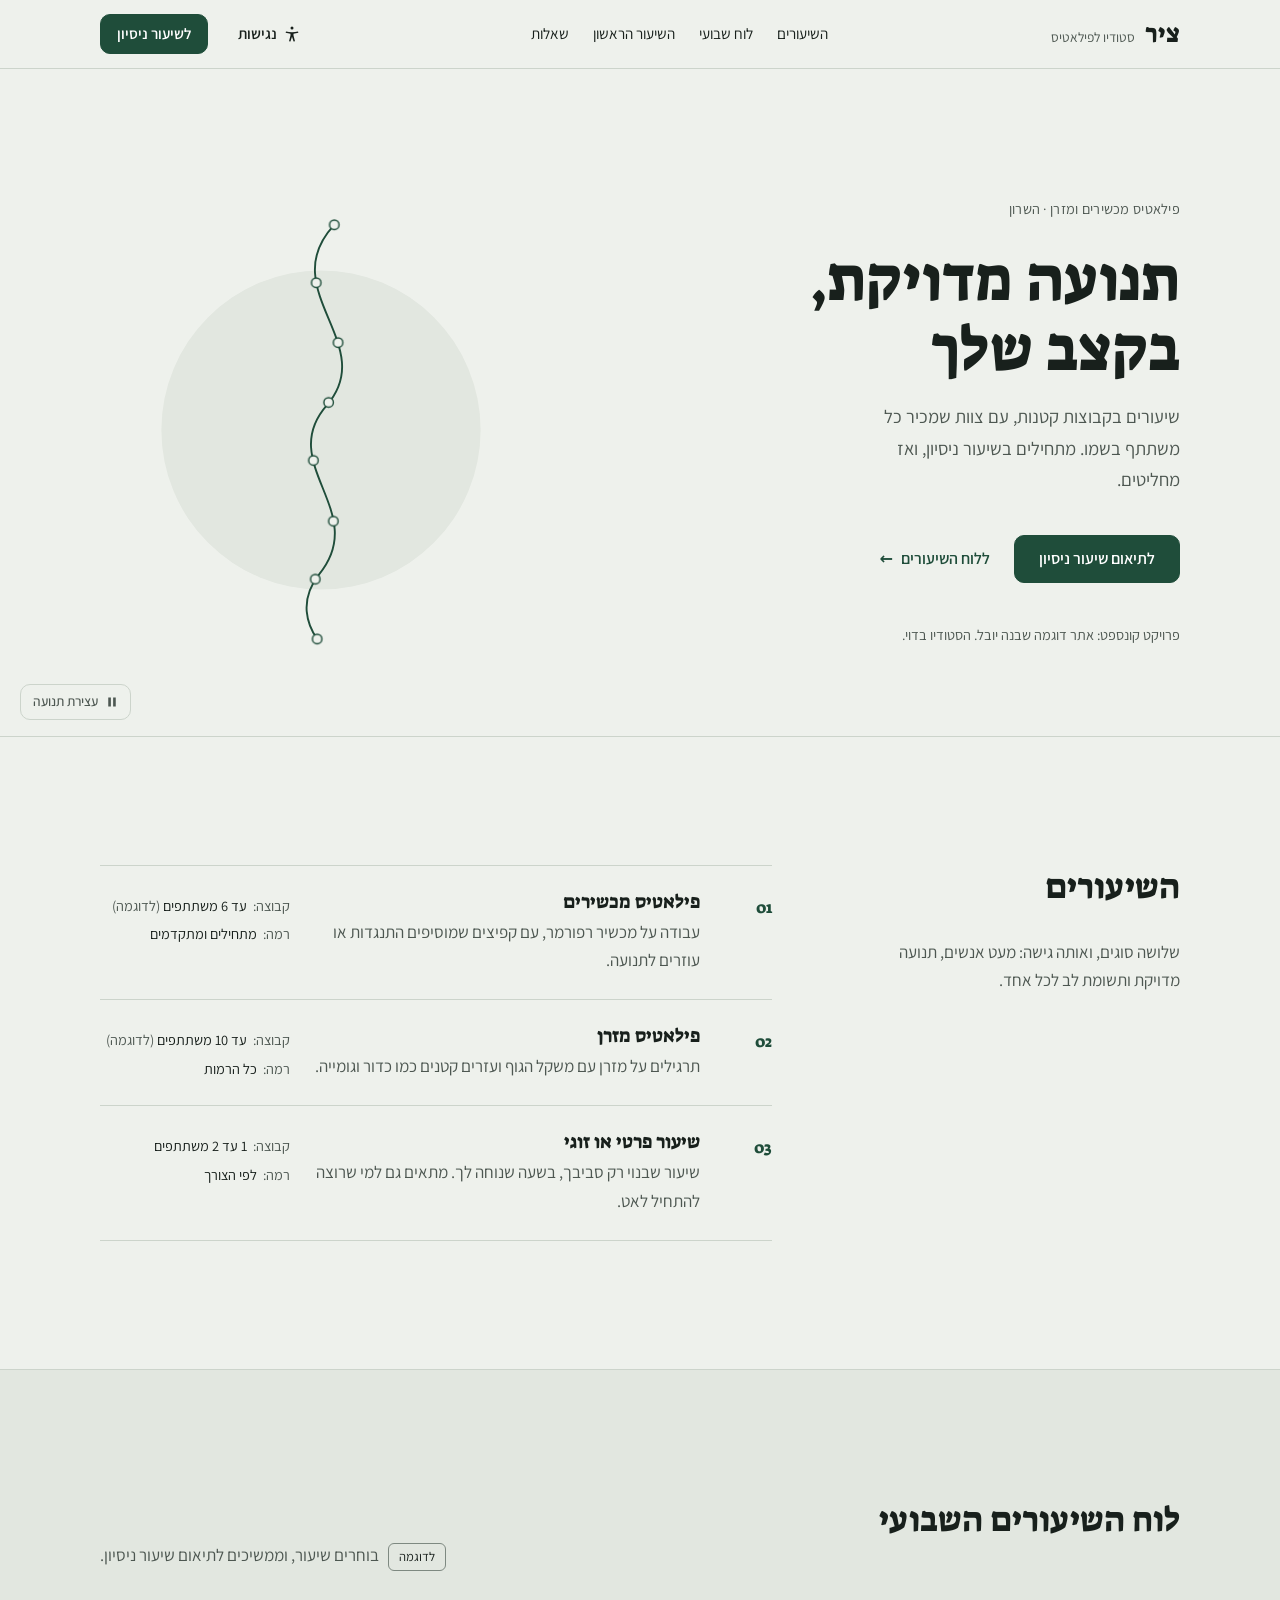
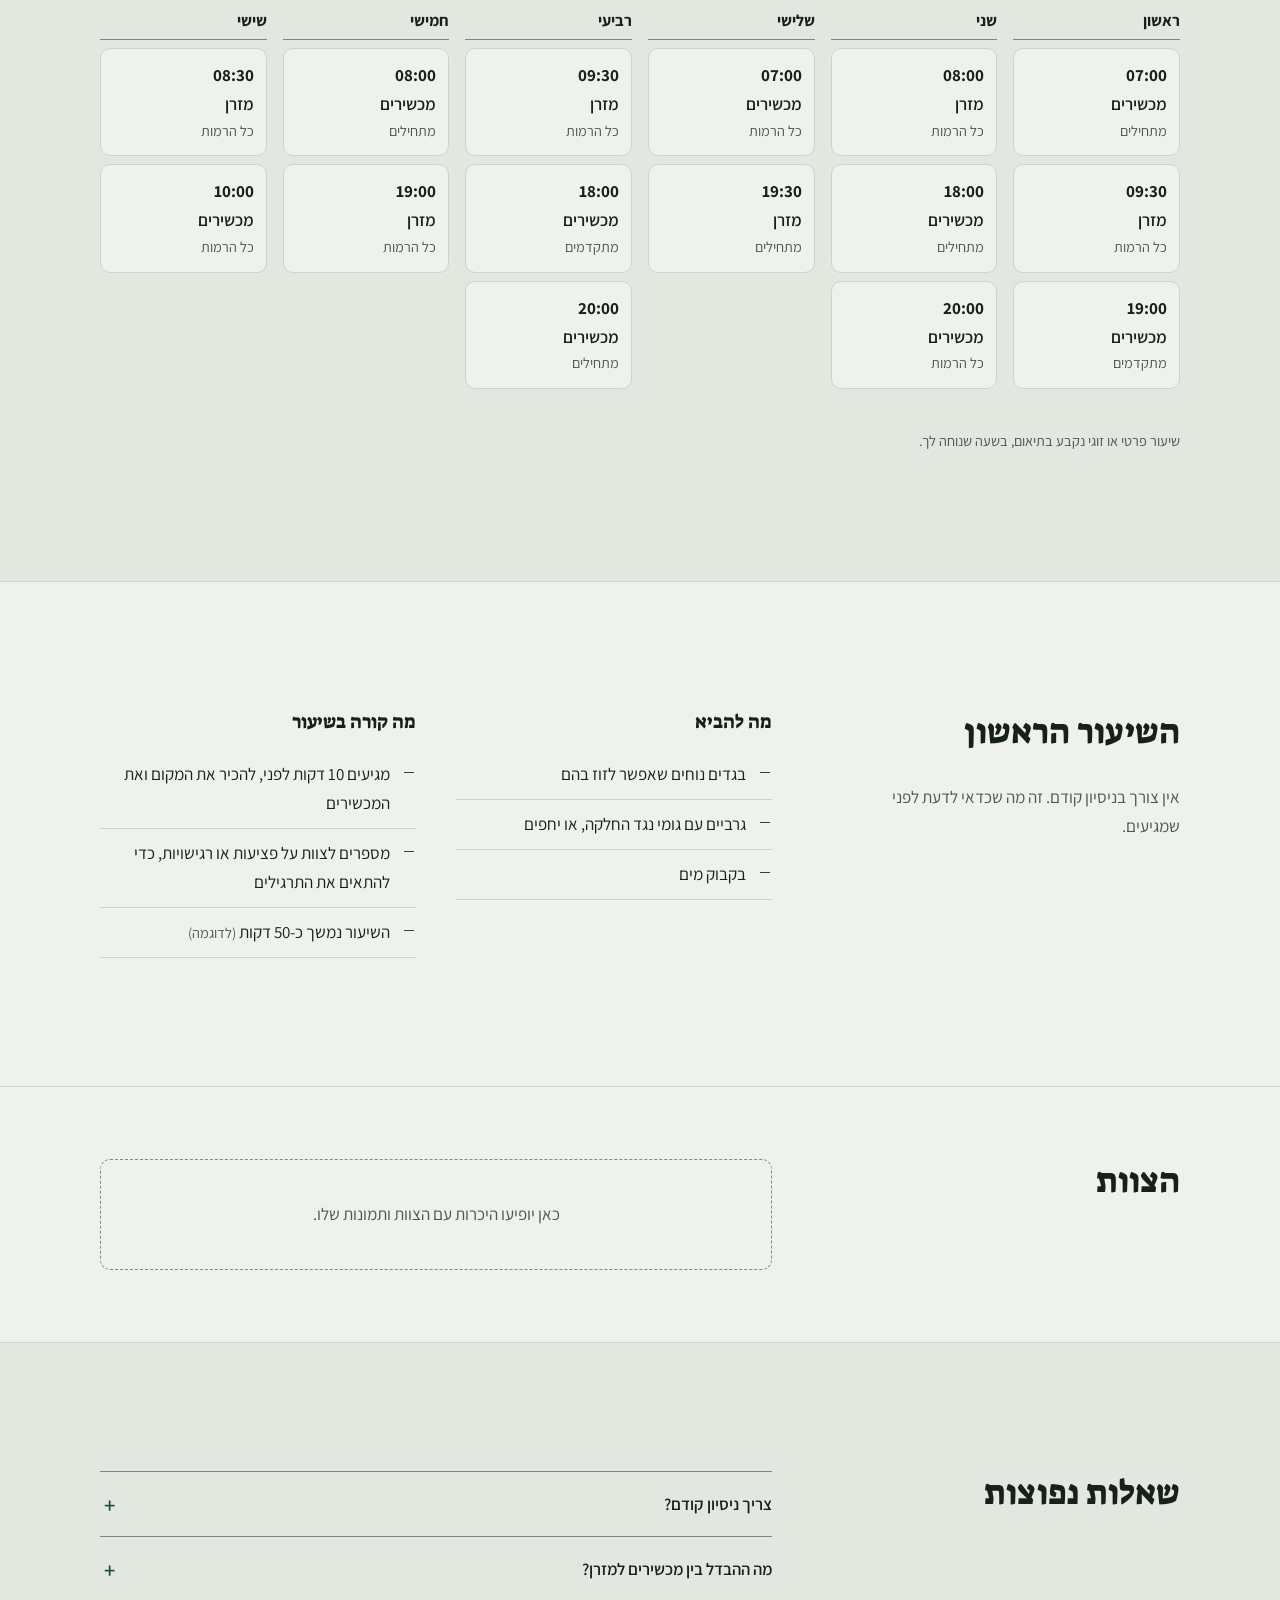
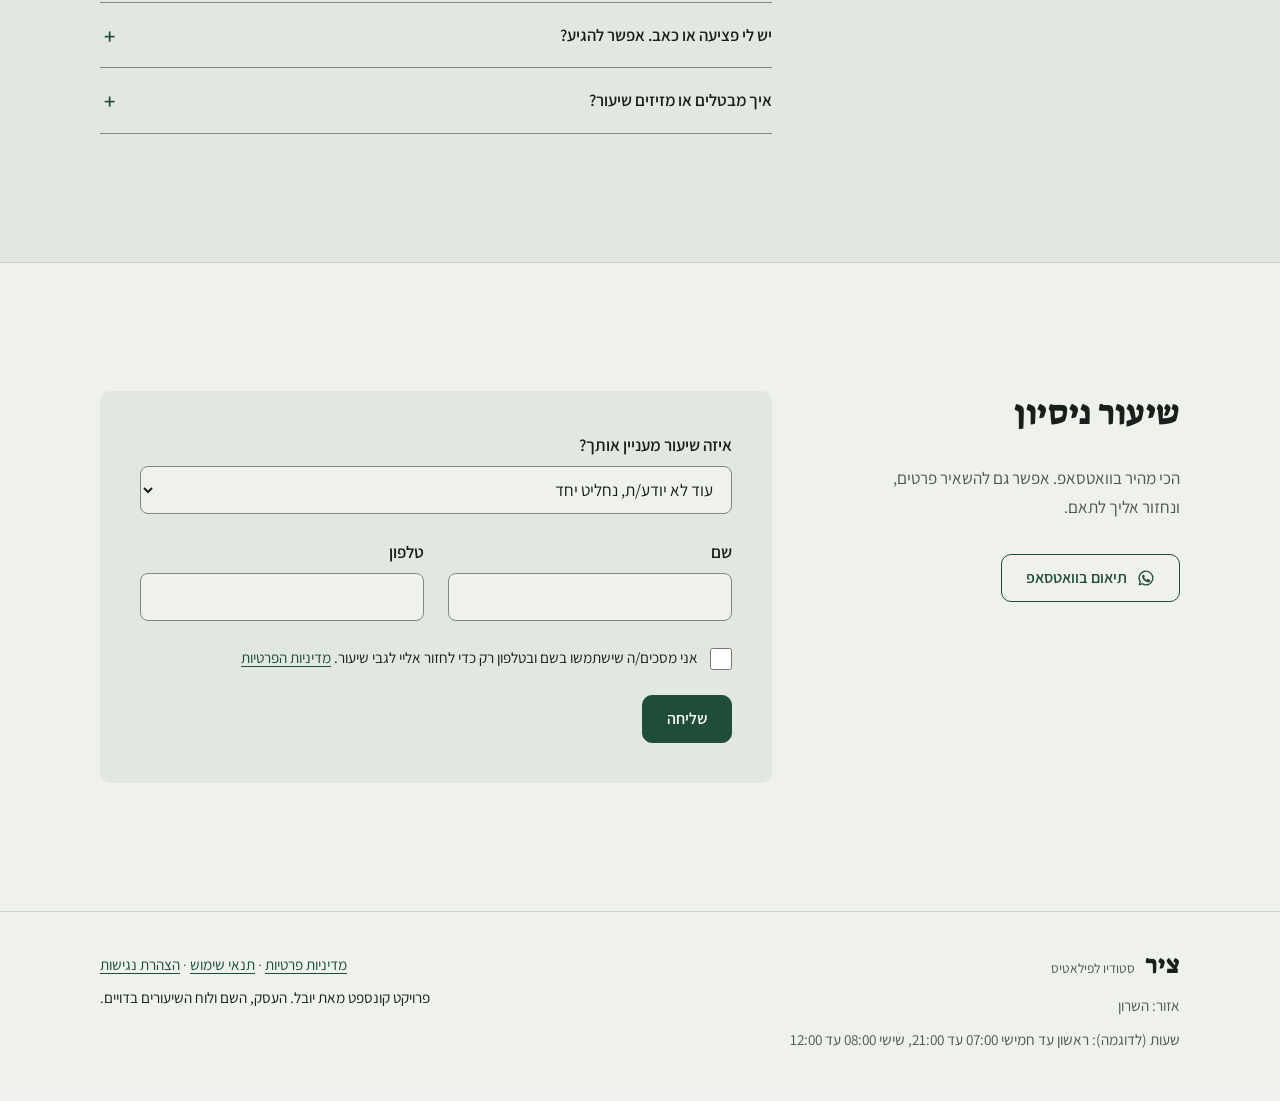
<file: index.html>
<!doctype html>
<html lang="he" dir="rtl">
<head>
  <meta charset="utf-8">
  <meta name="viewport" content="width=device-width, initial-scale=1">
  <title>ציר – סטודיו לפילאטיס | פרויקט קונספט</title>
  <meta name="description" content="אתר דוגמה לסטודיו פילאטיס: שיעורי מכשירים ומזרן בקבוצות קטנות, לוח שיעורים שבועי ותיאום שיעור ניסיון. פרויקט קונספט, העסק בדוי.">
  <link rel="preload" href="fonts/suez-one-hebrew-400-normal.woff2" as="font" type="font/woff2" crossorigin>
  <link rel="preload" href="fonts/assistant-hebrew-wght-normal.woff2" as="font" type="font/woff2" crossorigin>
  <link rel="stylesheet" href="styles.css">
  <link rel="icon" href="favicon.svg" type="image/svg+xml">
  <meta name="theme-color" content="#EEF1EC">
</head>
<body>
  <a class="skip" href="#main">דילוג לתוכן</a>

  <header class="site-header">
    <div class="wrap header-inner">
      <a class="brand" href="#top">ציר<span class="brand-sub">סטודיו לפילאטיס</span></a>
      <nav class="nav" aria-label="ניווט ראשי">
        <a href="#classes">השיעורים</a>
        <a href="#schedule">לוח שבועי</a>
        <a href="#first">השיעור הראשון</a>
        <a href="#faq">שאלות</a>
      </nav>
      <a class="header-link" href="accessibility.html"><svg aria-hidden="true" width="18" height="18" viewBox="0 0 24 24" fill="currentColor"><circle cx="12" cy="4" r="2"/><path d="M20 8.5c-2.6.7-5.3 1-8 1s-5.4-.3-8-1l-.5 1.9c2.2.6 4.5.9 6.5 1.1V14l-2 7.5 1.9.5L12 15.5l2.1 6.5 1.9-.5-2-7.5v-2.5c2-.2 4.3-.5 6.5-1.1z"/></svg><span>נגישות</span></a>
      <a class="btn btn-small" href="#book">לשיעור ניסיון</a>
    </div>
  </header>

  <main id="main">
    <section class="hero" id="top">
      <div class="wrap hero-grid">
        <div class="hero-copy">
          <p class="eyebrow">פילאטיס מכשירים ומזרן · השרון</p>
          <h1>תנועה מדויקת,<br>בקצב שלך</h1>
          <p class="lead">שיעורים בקבוצות קטנות, עם צוות שמכיר כל משתתף בשמו. מתחילים בשיעור ניסיון, ואז מחליטים.</p>
          <div class="hero-actions">
            <a class="btn" href="#book">לתיאום שיעור ניסיון</a>
            <a class="link-arrow" href="#schedule">ללוח השיעורים</a>
          </div>
          <p class="concept-note">פרויקט קונספט: אתר דוגמה שבנה יובל. הסטודיו בדוי.</p>
        </div>
        <div class="hero-art" aria-hidden="true">
          <svg viewBox="0 0 400 480" class="spine">
            <circle class="breath" cx="200" cy="240" r="168"/>
            <path class="curve" pathLength="1" d="M214 24 C150 92 262 150 206 214 C152 276 252 326 198 392 C176 420 186 446 196 460"/>
            <g class="vert">
              <circle cx="214" cy="24" r="5"/><circle cx="195" cy="85" r="5"/><circle cx="218" cy="148" r="5"/><circle cx="208" cy="211" r="5"/><circle cx="192" cy="272" r="5"/><circle cx="213" cy="336" r="5"/><circle cx="194" cy="397" r="5"/><circle cx="196" cy="460" r="5"/>
            </g>
          </svg>
        </div>
      </div>
      <button class="motion-toggle" type="button" id="motion-toggle" aria-pressed="false" hidden>
        <svg class="icon-pause" aria-hidden="true" width="12" height="12" viewBox="0 0 16 16" fill="currentColor"><rect x="3" y="2" width="3.5" height="12"/><rect x="9.5" y="2" width="3.5" height="12"/></svg>
        <svg class="icon-play" aria-hidden="true" width="12" height="12" viewBox="0 0 16 16" fill="currentColor"><path d="M13 2v12L3 8z"/></svg>
        <span class="motion-label">עצירת תנועה</span>
      </button>
    </section>

    <section class="section" id="classes" aria-labelledby="classes-title">
      <div class="wrap split">
        <div class="split-head">
          <h2 id="classes-title">השיעורים</h2>
          <p>שלושה סוגים, ואותה גישה: מעט אנשים, תנועה מדויקת ותשומת לב לכל אחד.</p>
        </div>
        <ol class="rows">
          <li class="row" data-reveal>
            <span class="row-num" aria-hidden="true">01</span>
            <div class="row-body">
              <h3>פילאטיס מכשירים</h3>
              <p>עבודה על מכשיר רפורמר, עם קפיצים שמוסיפים התנגדות או עוזרים לתנועה.</p>
            </div>
            <dl class="row-meta">
              <div><dt>קבוצה</dt><dd>עד 6 משתתפים <small>(לדוגמה)</small></dd></div>
              <div><dt>רמה</dt><dd>מתחילים ומתקדמים</dd></div>
            </dl>
          </li>
          <li class="row" data-reveal>
            <span class="row-num" aria-hidden="true">02</span>
            <div class="row-body">
              <h3>פילאטיס מזרן</h3>
              <p>תרגילים על מזרן עם משקל הגוף ועזרים קטנים כמו כדור וגומייה.</p>
            </div>
            <dl class="row-meta">
              <div><dt>קבוצה</dt><dd>עד 10 משתתפים <small>(לדוגמה)</small></dd></div>
              <div><dt>רמה</dt><dd>כל הרמות</dd></div>
            </dl>
          </li>
          <li class="row" data-reveal>
            <span class="row-num" aria-hidden="true">03</span>
            <div class="row-body">
              <h3>שיעור פרטי או זוגי</h3>
              <p>שיעור שבנוי רק סביבך, בשעה שנוחה לך. מתאים גם למי שרוצה להתחיל לאט.</p>
            </div>
            <dl class="row-meta">
              <div><dt>קבוצה</dt><dd>1 עד 2 משתתפים</dd></div>
              <div><dt>רמה</dt><dd>לפי הצורך</dd></div>
            </dl>
          </li>
        </ol>
      </div>
    </section>

    <section class="section section-alt" id="schedule" aria-labelledby="schedule-title">
      <div class="wrap">
        <div class="schedule-head">
          <h2 id="schedule-title">לוח השיעורים השבועי</h2>
          <p><span class="tag">לדוגמה</span> בוחרים שיעור, וממשיכים לתיאום שיעור ניסיון.</p>
        </div>

        <div class="tabs" role="tablist" aria-label="ימי השבוע" hidden>
          <button role="tab" type="button" id="tab-1" aria-controls="day-1" aria-selected="true">א׳</button>
          <button role="tab" type="button" id="tab-2" aria-controls="day-2" aria-selected="false" tabindex="-1">ב׳</button>
          <button role="tab" type="button" id="tab-3" aria-controls="day-3" aria-selected="false" tabindex="-1">ג׳</button>
          <button role="tab" type="button" id="tab-4" aria-controls="day-4" aria-selected="false" tabindex="-1">ד׳</button>
          <button role="tab" type="button" id="tab-5" aria-controls="day-5" aria-selected="false" tabindex="-1">ה׳</button>
          <button role="tab" type="button" id="tab-6" aria-controls="day-6" aria-selected="false" tabindex="-1">ו׳</button>
        </div>

        <div class="week" data-reveal>
          <div class="day is-active" id="day-1" role="tabpanel" aria-labelledby="tab-1">
            <h3 class="day-name">ראשון</h3>
            <ul class="slots">
              <li><a class="slot" href="#book" data-class="מכשירים" data-when="ראשון 07:00"><time>07:00</time><span class="slot-name">מכשירים</span><span class="slot-level">מתחילים</span></a></li>
              <li><a class="slot" href="#book" data-class="מזרן" data-when="ראשון 09:30"><time>09:30</time><span class="slot-name">מזרן</span><span class="slot-level">כל הרמות</span></a></li>
              <li><a class="slot" href="#book" data-class="מכשירים" data-when="ראשון 19:00"><time>19:00</time><span class="slot-name">מכשירים</span><span class="slot-level">מתקדמים</span></a></li>
            </ul>
          </div>
          <div class="day" id="day-2" role="tabpanel" aria-labelledby="tab-2">
            <h3 class="day-name">שני</h3>
            <ul class="slots">
              <li><a class="slot" href="#book" data-class="מזרן" data-when="שני 08:00"><time>08:00</time><span class="slot-name">מזרן</span><span class="slot-level">כל הרמות</span></a></li>
              <li><a class="slot" href="#book" data-class="מכשירים" data-when="שני 18:00"><time>18:00</time><span class="slot-name">מכשירים</span><span class="slot-level">מתחילים</span></a></li>
              <li><a class="slot" href="#book" data-class="מכשירים" data-when="שני 20:00"><time>20:00</time><span class="slot-name">מכשירים</span><span class="slot-level">כל הרמות</span></a></li>
            </ul>
          </div>
          <div class="day" id="day-3" role="tabpanel" aria-labelledby="tab-3">
            <h3 class="day-name">שלישי</h3>
            <ul class="slots">
              <li><a class="slot" href="#book" data-class="מכשירים" data-when="שלישי 07:00"><time>07:00</time><span class="slot-name">מכשירים</span><span class="slot-level">כל הרמות</span></a></li>
              <li><a class="slot" href="#book" data-class="מזרן" data-when="שלישי 19:30"><time>19:30</time><span class="slot-name">מזרן</span><span class="slot-level">מתחילים</span></a></li>
            </ul>
          </div>
          <div class="day" id="day-4" role="tabpanel" aria-labelledby="tab-4">
            <h3 class="day-name">רביעי</h3>
            <ul class="slots">
              <li><a class="slot" href="#book" data-class="מזרן" data-when="רביעי 09:30"><time>09:30</time><span class="slot-name">מזרן</span><span class="slot-level">כל הרמות</span></a></li>
              <li><a class="slot" href="#book" data-class="מכשירים" data-when="רביעי 18:00"><time>18:00</time><span class="slot-name">מכשירים</span><span class="slot-level">מתקדמים</span></a></li>
              <li><a class="slot" href="#book" data-class="מכשירים" data-when="רביעי 20:00"><time>20:00</time><span class="slot-name">מכשירים</span><span class="slot-level">מתחילים</span></a></li>
            </ul>
          </div>
          <div class="day" id="day-5" role="tabpanel" aria-labelledby="tab-5">
            <h3 class="day-name">חמישי</h3>
            <ul class="slots">
              <li><a class="slot" href="#book" data-class="מכשירים" data-when="חמישי 08:00"><time>08:00</time><span class="slot-name">מכשירים</span><span class="slot-level">מתחילים</span></a></li>
              <li><a class="slot" href="#book" data-class="מזרן" data-when="חמישי 19:00"><time>19:00</time><span class="slot-name">מזרן</span><span class="slot-level">כל הרמות</span></a></li>
            </ul>
          </div>
          <div class="day" id="day-6" role="tabpanel" aria-labelledby="tab-6">
            <h3 class="day-name">שישי</h3>
            <ul class="slots">
              <li><a class="slot" href="#book" data-class="מזרן" data-when="שישי 08:30"><time>08:30</time><span class="slot-name">מזרן</span><span class="slot-level">כל הרמות</span></a></li>
              <li><a class="slot" href="#book" data-class="מכשירים" data-when="שישי 10:00"><time>10:00</time><span class="slot-name">מכשירים</span><span class="slot-level">כל הרמות</span></a></li>
            </ul>
          </div>
        </div>
        <p class="note">שיעור פרטי או זוגי נקבע בתיאום, בשעה שנוחה לך.</p>
      </div>
    </section>

    <section class="section" id="first" aria-labelledby="first-title">
      <div class="wrap split">
        <div class="split-head">
          <h2 id="first-title">השיעור הראשון</h2>
          <p>אין צורך בניסיון קודם. זה מה שכדאי לדעת לפני שמגיעים.</p>
        </div>
        <div class="first-grid">
          <div>
            <h3>מה להביא</h3>
            <ul class="ticks">
              <li>בגדים נוחים שאפשר לזוז בהם</li>
              <li>גרביים עם גומי נגד החלקה, או יחפים</li>
              <li>בקבוק מים</li>
            </ul>
          </div>
          <div>
            <h3>מה קורה בשיעור</h3>
            <ul class="ticks">
              <li>מגיעים 10 דקות לפני, להכיר את המקום ואת המכשירים</li>
              <li>מספרים לצוות על פציעות או רגישויות, כדי להתאים את התרגילים</li>
              <li>השיעור נמשך כ-50 דקות <small>(לדוגמה)</small></li>
            </ul>
          </div>
        </div>
      </div>
    </section>

    <section class="section section-tight" aria-labelledby="team-title">
      <div class="wrap split">
        <div class="split-head">
          <h2 id="team-title">הצוות</h2>
        </div>
        <div class="placeholder">
          <p>כאן יופיעו היכרות עם הצוות ותמונות שלו.</p>
        </div>
      </div>
    </section>

    <section class="section section-alt" id="faq" aria-labelledby="faq-title">
      <div class="wrap split">
        <div class="split-head">
          <h2 id="faq-title">שאלות נפוצות</h2>
        </div>
        <div class="faq">
          <details>
            <summary>צריך ניסיון קודם?</summary>
            <p>לא. יש שיעורים למתחילים, ובשיעור מסבירים כל תרגיל ומתאימים אותו לרמה שלך.</p>
          </details>
          <details>
            <summary>מה ההבדל בין מכשירים למזרן?</summary>
            <p>בשיעור מכשירים עובדים על רפורמר, והקפיצים משנים את ההתנגדות. בשיעור מזרן עובדים עם משקל הגוף ועזרים קטנים. אפשר לנסות את שניהם ולבחור.</p>
          </details>
          <details>
            <summary>יש לי פציעה או כאב. אפשר להגיע?</summary>
            <p>ספרו על זה לצוות לפני השיעור, כדי שיתאימו את התרגילים. אם יש ספק, כדאי לשאול קודם רופא או פיזיותרפיסט.</p>
          </details>
          <details>
            <summary>איך מבטלים או מזיזים שיעור?</summary>
            <p>מודיעים בוואטסאפ. באתר של סטודיו אמיתי יופיעו כאן תנאי הביטול שלו.</p>
          </details>
        </div>
      </div>
    </section>

    <section class="section book" id="book" aria-labelledby="book-title">
      <div class="wrap split">
        <div class="split-head">
          <h2 id="book-title">שיעור ניסיון</h2>
          <p>הכי מהיר בוואטסאפ. אפשר גם להשאיר פרטים, ונחזור אליך לתאם.</p>
          <button class="btn btn-wa js-whatsapp" type="button">
            <svg aria-hidden="true" width="18" height="18" viewBox="0 0 24 24" fill="currentColor"><path d="M12 2a10 10 0 0 0-8.6 15.1L2 22l5-1.3A10 10 0 1 0 12 2zm0 18.2a8.2 8.2 0 0 1-4.2-1.2l-.3-.2-3 .8.8-2.9-.2-.3A8.2 8.2 0 1 1 12 20.2zm4.5-6.1c-.2-.1-1.5-.7-1.7-.8-.2-.1-.4-.1-.6.1l-.8 1c-.1.2-.3.2-.5.1a6.7 6.7 0 0 1-3.3-2.9c-.3-.4.2-.4.7-1.3.1-.2 0-.3 0-.4l-.8-1.8c-.2-.5-.4-.4-.6-.4h-.5a1 1 0 0 0-.7.3 3 3 0 0 0-.9 2.2c0 1.3 1 2.6 1.1 2.8.1.2 1.9 2.9 4.6 4 1.7.7 2.4.8 3.2.7.5-.1 1.5-.6 1.8-1.2.2-.6.2-1.1.1-1.2l-.5-.2z"/></svg>
            <span>תיאום בוואטסאפ</span>
          </button>
        </div>

        <div class="book-main">
          <!-- אתר דוגמה: הטופס לא נשלח לשום שרת. בלי JavaScript הכפתור נשאר כבוי, כדי שהפרטים לא ייצאו מהדפדפן. -->
          <form class="form" id="book-form" novalidate>
            <p class="hp" aria-hidden="true"><label>לא למלא <input name="company" tabindex="-1" autocomplete="off"></label></p>
            <div class="field">
              <label for="slot">איזה שיעור מעניין אותך?</label>
              <select id="slot" name="slot">
                <option value="">עוד לא יודע/ת, נחליט יחד</option>
                <option>מכשירים</option>
                <option>מזרן</option>
                <option>שיעור פרטי או זוגי</option>
              </select>
            </div>
            <div class="field-pair">
              <div class="field">
                <label for="name">שם</label>
                <input id="name" name="name" type="text" autocomplete="name" required>
              </div>
              <div class="field">
                <label for="phone">טלפון</label>
                <input id="phone" name="phone" type="tel" inputmode="tel" autocomplete="tel" dir="ltr" required>
              </div>
            </div>
            <div class="field field-check">
              <input id="consent" name="consent" type="checkbox" required>
              <label for="consent">אני מסכים/ה שישתמשו בשם ובטלפון רק כדי לחזור אליי לגבי שיעור. <a href="privacy.html">מדיניות הפרטיות</a></label>
            </div>
            <p class="form-error" id="form-error" role="alert" hidden></p>
            <button class="btn" type="submit" disabled>שליחה</button>
            <noscript><p>הטופס באתר הדוגמה עובד רק כש-JavaScript פועל.</p></noscript>
          </form>

          <div class="flow" id="flow" tabindex="-1" hidden>
            <p class="flow-status" role="status">תודה! זה אתר דוגמה, ולכן הפרטים לא נשלחו לשום מקום.</p>
            <h3>מה היה קורה עכשיו בסטודיו אמיתי</h3>
            <p class="flow-sub">ההודעות האלה נשלחות לבד, בלי שמישהו בצוות צריך לזכור. כאן הן רק הדגמה.</p>
            <ol class="timeline">
              <li>
                <p class="when">מיד</p>
                <p>הודעת אישור בוואטסאפ:</p>
                <p class="bubble">היי <span class="js-name"></span>, קיבלנו את הבקשה לשיעור ניסיון<span class="js-class"></span>. נחזור אליך היום לתאם שעה.</p>
              </li>
              <li>
                <p class="when">אחרי התיאום</p>
                <p>השיעור נכנס ליומן של הסטודיו, ונשלח אישור עם הכתובת.</p>
              </li>
              <li>
                <p class="when">יום לפני</p>
                <p>תזכורת:</p>
                <p class="bubble">תזכורת: מחר שיעור הניסיון שלך. להביא בגדים נוחים ומים. אם משהו השתנה, אפשר לענות להודעה הזאת.</p>
              </li>
              <li>
                <p class="when">יומיים אחרי השיעור</p>
                <p>אם עוד לא נרשמת, הודעה קצרה שבודקת איך היה, ושואלת אם לשמור לך מקום.</p>
              </li>
            </ol>
            <button class="link-arrow" type="button" id="flow-reset">חזרה לטופס</button>
          </div>
        </div>
      </div>
    </section>
  </main>

  <footer class="site-footer">
    <div class="wrap footer-inner">
      <div>
        <p class="brand">ציר<span class="brand-sub">סטודיו לפילאטיס</span></p>
        <p>אזור: השרון</p>
        <p>שעות (לדוגמה): ראשון עד חמישי 07:00 עד 21:00, שישי 08:00 עד 12:00</p>
      </div>
      <div>
        <p><a href="privacy.html">מדיניות פרטיות</a> · <a href="terms.html">תנאי שימוש</a> · <a href="accessibility.html">הצהרת נגישות</a></p>
        <p class="concept">פרויקט קונספט מאת יובל. העסק, השם ולוח השיעורים בדויים.</p>
      </div>
    </div>
  </footer>

  <dialog class="dialog" id="wa-dialog" aria-labelledby="wa-title">
    <h2 id="wa-title">כאן נפתח וואטסאפ</h2>
    <p>זה אתר דוגמה. באתר אמיתי, הכפתור הזה פותח שיחת וואטסאפ עם הסטודיו, עם הודעה מוכנה לתיאום שיעור ניסיון.</p>
    <form method="dialog"><button class="btn" type="submit">הבנתי</button></form>
  </dialog>

  <script src="script.js" defer></script>
</body>
</html>
</file>
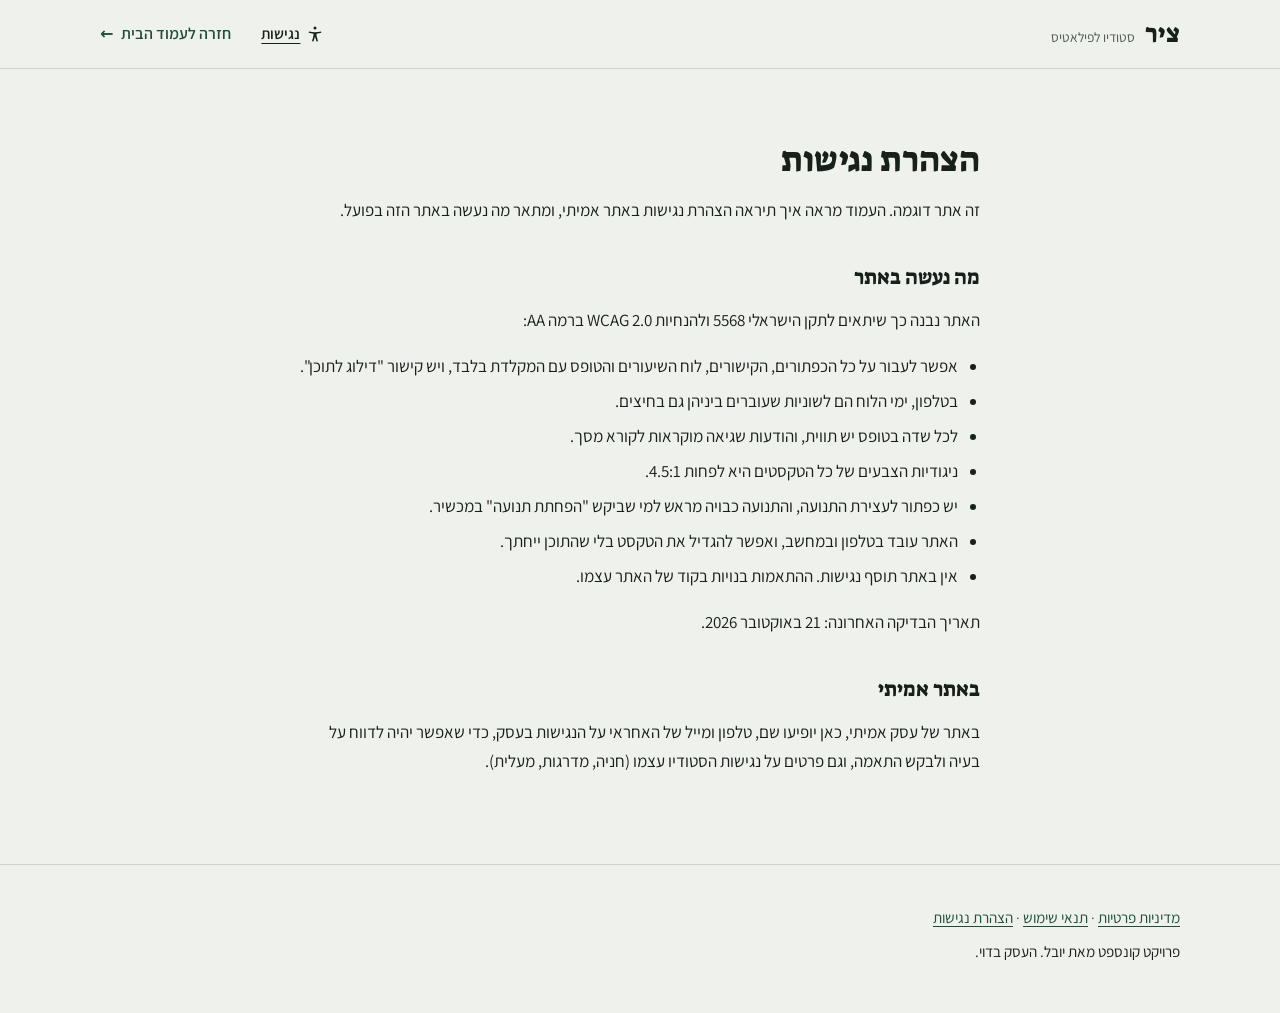
<file: accessibility.html>
<!doctype html>
<html lang="he" dir="rtl">
<head>
  <meta charset="utf-8">
  <meta name="viewport" content="width=device-width, initial-scale=1">
  <title>הצהרת נגישות | ציר – סטודיו לפילאטיס (פרויקט קונספט)</title>
  <meta name="description" content="הצהרת הנגישות של אתר הדוגמה ציר – סטודיו לפילאטיס.">
  <link rel="preload" href="fonts/assistant-hebrew-wght-normal.woff2" as="font" type="font/woff2" crossorigin>
  <link rel="stylesheet" href="styles.css">
  <link rel="icon" href="favicon.svg" type="image/svg+xml">
</head>
<body>
  <a class="skip" href="#main">דילוג לתוכן</a>
  <header class="site-header">
    <div class="wrap header-inner">
      <a class="brand" href="index.html">ציר<span class="brand-sub">סטודיו לפילאטיס</span></a>
      <a class="header-link" href="accessibility.html" aria-current="page"><svg aria-hidden="true" width="18" height="18" viewBox="0 0 24 24" fill="currentColor"><circle cx="12" cy="4" r="2"/><path d="M20 8.5c-2.6.7-5.3 1-8 1s-5.4-.3-8-1l-.5 1.9c2.2.6 4.5.9 6.5 1.1V14l-2 7.5 1.9.5L12 15.5l2.1 6.5 1.9-.5-2-7.5v-2.5c2-.2 4.3-.5 6.5-1.1z"/></svg><span>נגישות</span></a>
      <a class="link-arrow back" href="index.html">חזרה לעמוד הבית</a>
    </div>
  </header>

  <main class="page" id="main">
    <div class="wrap narrow">
      <h1>הצהרת נגישות</h1>
      <p>זה אתר דוגמה. העמוד מראה איך תיראה הצהרת נגישות באתר אמיתי, ומתאר מה נעשה באתר הזה בפועל.</p>

      <h2>מה נעשה באתר</h2>
      <p>האתר נבנה כך שיתאים לתקן הישראלי 5568 ולהנחיות WCAG 2.0 ברמה AA:</p>
      <ul>
        <li>אפשר לעבור על כל הכפתורים, הקישורים, לוח השיעורים והטופס עם המקלדת בלבד, ויש קישור "דילוג לתוכן".</li>
        <li>בטלפון, ימי הלוח הם לשוניות שעוברים ביניהן גם בחיצים.</li>
        <li>לכל שדה בטופס יש תווית, והודעות שגיאה מוקראות לקורא מסך.</li>
        <li>ניגודיות הצבעים של כל הטקסטים היא לפחות 4.5:1.</li>
        <li>יש כפתור לעצירת התנועה, והתנועה כבויה מראש למי שביקש "הפחתת תנועה" במכשיר.</li>
        <li>האתר עובד בטלפון ובמחשב, ואפשר להגדיל את הטקסט בלי שהתוכן ייחתך.</li>
        <li>אין באתר תוסף נגישות. ההתאמות בנויות בקוד של האתר עצמו.</li>
      </ul>
      <p>תאריך הבדיקה האחרונה: 21 באוקטובר 2026.</p>

      <h2>באתר אמיתי</h2>
      <p>באתר של עסק אמיתי, כאן יופיעו שם, טלפון ומייל של האחראי על הנגישות בעסק, כדי שאפשר יהיה לדווח על בעיה ולבקש התאמה, וגם פרטים על נגישות הסטודיו עצמו (חניה, מדרגות, מעלית).</p>
    </div>
  </main>

  <footer class="site-footer">
    <div class="wrap">
      <p><a href="privacy.html">מדיניות פרטיות</a> · <a href="terms.html">תנאי שימוש</a> · <a href="accessibility.html">הצהרת נגישות</a></p>
      <p class="concept">פרויקט קונספט מאת יובל. העסק בדוי.</p>
    </div>
  </footer>
</body>
</html>
</file>
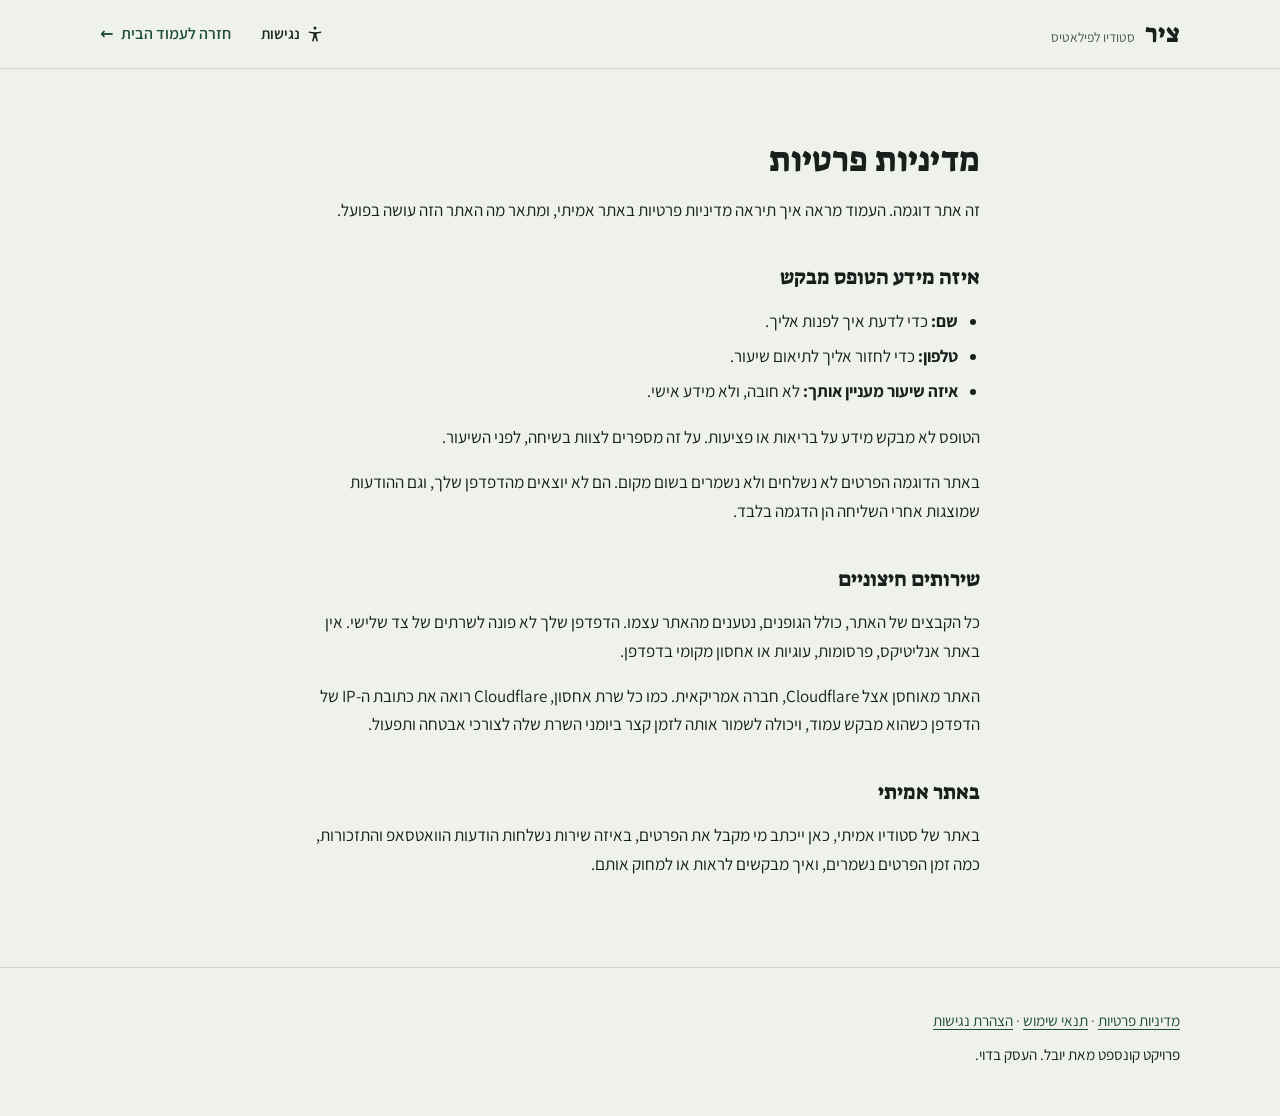
<file: privacy.html>
<!doctype html>
<html lang="he" dir="rtl">
<head>
  <meta charset="utf-8">
  <meta name="viewport" content="width=device-width, initial-scale=1">
  <title>מדיניות פרטיות | ציר – סטודיו לפילאטיס (פרויקט קונספט)</title>
  <meta name="description" content="מדיניות הפרטיות של אתר הדוגמה ציר – סטודיו לפילאטיס.">
  <link rel="preload" href="fonts/assistant-hebrew-wght-normal.woff2" as="font" type="font/woff2" crossorigin>
  <link rel="stylesheet" href="styles.css">
  <link rel="icon" href="favicon.svg" type="image/svg+xml">
</head>
<body>
  <a class="skip" href="#main">דילוג לתוכן</a>
  <header class="site-header">
    <div class="wrap header-inner">
      <a class="brand" href="index.html">ציר<span class="brand-sub">סטודיו לפילאטיס</span></a>
      <a class="header-link" href="accessibility.html"><svg aria-hidden="true" width="18" height="18" viewBox="0 0 24 24" fill="currentColor"><circle cx="12" cy="4" r="2"/><path d="M20 8.5c-2.6.7-5.3 1-8 1s-5.4-.3-8-1l-.5 1.9c2.2.6 4.5.9 6.5 1.1V14l-2 7.5 1.9.5L12 15.5l2.1 6.5 1.9-.5-2-7.5v-2.5c2-.2 4.3-.5 6.5-1.1z"/></svg><span>נגישות</span></a>
      <a class="link-arrow back" href="index.html">חזרה לעמוד הבית</a>
    </div>
  </header>

  <main class="page" id="main">
    <div class="wrap narrow">
      <h1>מדיניות פרטיות</h1>
      <p>זה אתר דוגמה. העמוד מראה איך תיראה מדיניות פרטיות באתר אמיתי, ומתאר מה האתר הזה עושה בפועל.</p>

      <h2>איזה מידע הטופס מבקש</h2>
      <ul>
        <li><strong>שם:</strong> כדי לדעת איך לפנות אליך.</li>
        <li><strong>טלפון:</strong> כדי לחזור אליך לתיאום שיעור.</li>
        <li><strong>איזה שיעור מעניין אותך:</strong> לא חובה, ולא מידע אישי.</li>
      </ul>
      <p>הטופס לא מבקש מידע על בריאות או פציעות. על זה מספרים לצוות בשיחה, לפני השיעור.</p>
      <p>באתר הדוגמה הפרטים לא נשלחים ולא נשמרים בשום מקום. הם לא יוצאים מהדפדפן שלך, וגם ההודעות שמוצגות אחרי השליחה הן הדגמה בלבד.</p>

      <h2>שירותים חיצוניים</h2>
      <p>כל הקבצים של האתר, כולל הגופנים, נטענים מהאתר עצמו. הדפדפן שלך לא פונה לשרתים של צד שלישי. אין באתר אנליטיקס, פרסומות, עוגיות או אחסון מקומי בדפדפן.</p>
      <p>האתר מאוחסן אצל Cloudflare, חברה אמריקאית. כמו כל שרת אחסון, Cloudflare רואה את כתובת ה-IP של הדפדפן כשהוא מבקש עמוד, ויכולה לשמור אותה לזמן קצר ביומני השרת שלה לצורכי אבטחה ותפעול.</p>

      <h2>באתר אמיתי</h2>
      <p>באתר של סטודיו אמיתי, כאן ייכתב מי מקבל את הפרטים, באיזה שירות נשלחות הודעות הוואטסאפ והתזכורות, כמה זמן הפרטים נשמרים, ואיך מבקשים לראות או למחוק אותם.</p>
    </div>
  </main>

  <footer class="site-footer">
    <div class="wrap">
      <p><a href="privacy.html">מדיניות פרטיות</a> · <a href="terms.html">תנאי שימוש</a> · <a href="accessibility.html">הצהרת נגישות</a></p>
      <p class="concept">פרויקט קונספט מאת יובל. העסק בדוי.</p>
    </div>
  </footer>
</body>
</html>
</file>
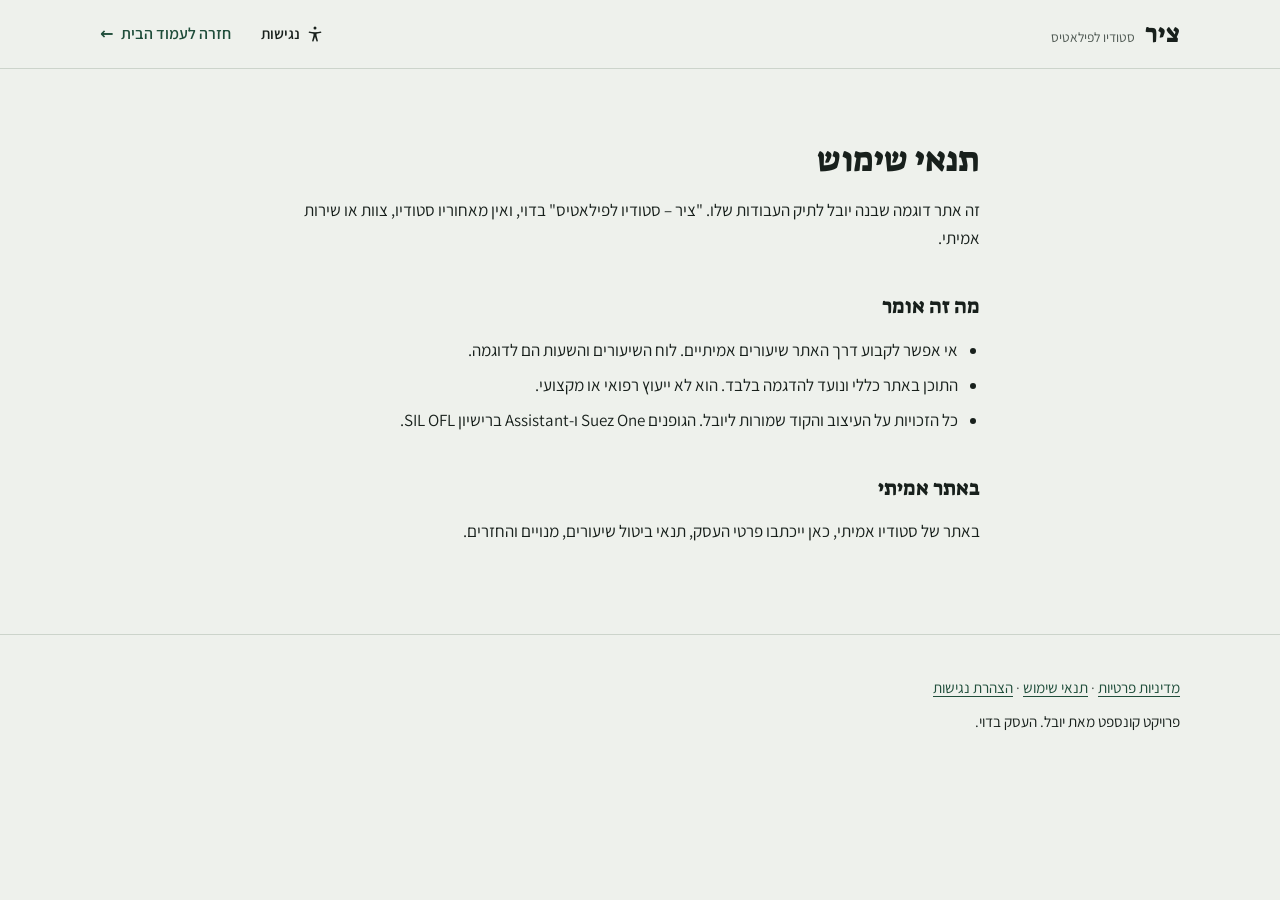
<file: terms.html>
<!doctype html>
<html lang="he" dir="rtl">
<head>
  <meta charset="utf-8">
  <meta name="viewport" content="width=device-width, initial-scale=1">
  <title>תנאי שימוש | ציר – סטודיו לפילאטיס (פרויקט קונספט)</title>
  <meta name="description" content="תנאי השימוש של אתר הדוגמה ציר – סטודיו לפילאטיס.">
  <link rel="preload" href="fonts/assistant-hebrew-wght-normal.woff2" as="font" type="font/woff2" crossorigin>
  <link rel="stylesheet" href="styles.css">
  <link rel="icon" href="favicon.svg" type="image/svg+xml">
</head>
<body>
  <a class="skip" href="#main">דילוג לתוכן</a>
  <header class="site-header">
    <div class="wrap header-inner">
      <a class="brand" href="index.html">ציר<span class="brand-sub">סטודיו לפילאטיס</span></a>
      <a class="header-link" href="accessibility.html"><svg aria-hidden="true" width="18" height="18" viewBox="0 0 24 24" fill="currentColor"><circle cx="12" cy="4" r="2"/><path d="M20 8.5c-2.6.7-5.3 1-8 1s-5.4-.3-8-1l-.5 1.9c2.2.6 4.5.9 6.5 1.1V14l-2 7.5 1.9.5L12 15.5l2.1 6.5 1.9-.5-2-7.5v-2.5c2-.2 4.3-.5 6.5-1.1z"/></svg><span>נגישות</span></a>
      <a class="link-arrow back" href="index.html">חזרה לעמוד הבית</a>
    </div>
  </header>

  <main class="page" id="main">
    <div class="wrap narrow">
      <h1>תנאי שימוש</h1>
      <p>זה אתר דוגמה שבנה יובל לתיק העבודות שלו. "ציר – סטודיו לפילאטיס" בדוי, ואין מאחוריו סטודיו, צוות או שירות אמיתי.</p>
      <h2>מה זה אומר</h2>
      <ul>
        <li>אי אפשר לקבוע דרך האתר שיעורים אמיתיים. לוח השיעורים והשעות הם לדוגמה.</li>
        <li>התוכן באתר כללי ונועד להדגמה בלבד. הוא לא ייעוץ רפואי או מקצועי.</li>
        <li>כל הזכויות על העיצוב והקוד שמורות ליובל. הגופנים Suez One ו-Assistant ברישיון SIL OFL.</li>
      </ul>
      <h2>באתר אמיתי</h2>
      <p>באתר של סטודיו אמיתי, כאן ייכתבו פרטי העסק, תנאי ביטול שיעורים, מנויים והחזרים.</p>
    </div>
  </main>

  <footer class="site-footer">
    <div class="wrap">
      <p><a href="privacy.html">מדיניות פרטיות</a> · <a href="terms.html">תנאי שימוש</a> · <a href="accessibility.html">הצהרת נגישות</a></p>
      <p class="concept">פרויקט קונספט מאת יובל. העסק בדוי.</p>
    </div>
  </footer>
</body>
</html>
</file>
<file: styles.css>
/* הגופנים מאוחסנים באתר (רישיון SIL OFL ב-fonts/OFL.txt). Suez One לכותרות, Assistant לטקסט */
@font-face {
  font-family: "Suez One";
  font-style: normal;
  font-weight: 400;
  font-display: swap;
  src: url("fonts/suez-one-hebrew-400-normal.woff2") format("woff2");
  unicode-range: U+0307-0308, U+0590-05FF, U+200C-2010, U+20AA, U+25CC, U+FB1D-FB4F;
}
@font-face {
  font-family: "Suez One";
  font-style: normal;
  font-weight: 400;
  font-display: swap;
  src: url("fonts/suez-one-latin-400-normal.woff2") format("woff2");
  unicode-range: U+0000-00FF, U+0131, U+0152-0153, U+02BB-02BC, U+02C6, U+02DA, U+02DC, U+0304, U+0308, U+0329, U+2000-206F, U+20AC, U+2122, U+2191, U+2193, U+2212, U+2215, U+FEFF, U+FFFD;
}
@font-face {
  font-family: "Assistant";
  font-style: normal;
  font-weight: 200 800;
  font-display: swap;
  src: url("fonts/assistant-hebrew-wght-normal.woff2") format("woff2");
  unicode-range: U+0307-0308, U+0590-05FF, U+200C-2010, U+20AA, U+25CC, U+FB1D-FB4F;
}
@font-face {
  font-family: "Assistant";
  font-style: normal;
  font-weight: 200 800;
  font-display: swap;
  src: url("fonts/assistant-latin-wght-normal.woff2") format("woff2");
  unicode-range: U+0000-00FF, U+0131, U+0152-0153, U+02BB-02BC, U+02C6, U+02DA, U+02DC, U+0304, U+0308, U+0329, U+2000-206F, U+20AC, U+2122, U+2191, U+2193, U+2212, U+2215, U+FEFF, U+FFFD;
}

/*
  גיליון מותג: ציר
  מרווה    #EEF1EC  רקע
  ערפל     #E2E7E0  משטח
  דיו      #18201C  טקסט
  אבן      #4D5751  טקסט משני
  ירוק עמוק #1F4D3A  צבע המותג: כפתורים, קישורים ופוקוס
  קו       #CCD4CB  קווים דקים
  חתימה: קו עקום אחד, כמו עמוד שדרה, שנמשך לאט
*/
:root {
  --bg: #EEF1EC;
  --surface: #E2E7E0;
  --text: #18201C;
  --muted: #4D5751;
  --accent: #1F4D3A;
  --accent-hover: #173C2D;
  --on-accent: #FFFFFF;
  --line: #CCD4CB;
  --field-line: #7E8981;
  --error: #9B2C1F;

  --font-head: "Suez One", "Times New Roman", serif;
  --font: "Assistant", system-ui, sans-serif;
  --fs-display: clamp(2.3rem, 5.4vw, 3.9rem);
  --fs-head: clamp(1.6rem, 3vw, 2.15rem);
  --fs-body: 1.0625rem;
  --fs-small: 0.9rem;

  --space-1: 8px;
  --space-2: 16px;
  --space-3: 24px;
  --space-4: 40px;
  --space-5: 72px;
  --space-6: 128px;

  --radius: 10px;
  --wrap: 1120px;
  --gutter: 20px;
  --header-h: 68px;

  --ease: cubic-bezier(0.33, 0, 0.15, 1);
  --slow: 1100ms;
}

*, *::before, *::after { box-sizing: border-box; }
[hidden] { display: none !important; }
html { scroll-behavior: smooth; scroll-padding-top: calc(var(--header-h) + 12px); -webkit-text-size-adjust: 100%; }
body {
  margin: 0;
  background: var(--bg);
  color: var(--text);
  font-family: var(--font);
  font-size: var(--fs-body);
  line-height: 1.7;
  font-weight: 400;
}
h1, h2, h3 { text-wrap: balance; font-family: var(--font-head); font-weight: 400; line-height: 1.25; margin: 0 0 var(--space-2); }
h1 { font-size: var(--fs-display); line-height: 1.12; }
h2 { font-size: var(--fs-head); }
h3 { font-size: 1.2rem; }
p { margin: 0 0 var(--space-2); }
small { font-size: var(--fs-small); color: var(--muted); }
a { color: var(--accent); text-underline-offset: 3px; }
:focus-visible { outline: 2px solid var(--accent); outline-offset: 3px; border-radius: 4px; }

.wrap { max-width: var(--wrap); margin: 0 auto; padding: 0 var(--gutter); }

.skip { position: absolute; inset-inline-start: 8px; top: -60px; background: var(--accent); color: var(--on-accent); padding: 8px 14px; border-radius: var(--radius); z-index: 50; }
.skip:focus { top: 8px; }

/* ===== כפתורים ===== */
.btn {
  display: inline-flex; align-items: center; gap: 10px;
  min-height: 48px; padding: 0 24px;
  background: var(--accent); color: var(--on-accent);
  border: 1px solid var(--accent); border-radius: var(--radius);
  font: 600 1rem/1 var(--font); text-decoration: none; cursor: pointer;
  transition: background-color 300ms var(--ease);
}
.btn:hover { background: var(--accent-hover); }
.btn:disabled { opacity: 0.55; cursor: not-allowed; }
.btn-small { min-height: 40px; padding: 0 16px; font-size: 0.95rem; }
.btn-wa { background: transparent; color: var(--accent); }
.btn-wa:hover { background: var(--surface); }
.link-arrow {
  display: inline-flex; align-items: center; gap: 8px; min-height: 48px;
  background: none; border: 0; padding: 0; cursor: pointer;
  font: 600 1rem/1 var(--font); color: var(--accent); text-decoration: none;
}
/* בעברית החץ מצביע שמאלה, לכיוון הקריאה */
.link-arrow::after { content: "←"; transition: transform 400ms var(--ease); }
.link-arrow:hover::after { transform: translateX(-4px); }

/* ===== כותרת עליונה ===== */
.site-header {
  position: sticky; top: 0; z-index: 20;
  background: color-mix(in srgb, var(--bg) 92%, transparent);
  border-bottom: 1px solid var(--line);
  backdrop-filter: blur(6px);
}
.header-inner { display: flex; align-items: center; gap: var(--space-3); height: var(--header-h); }
.brand { font-family: var(--font-head); font-size: 1.6rem; color: var(--text); text-decoration: none; line-height: 1; margin: 0; display: flex; align-items: baseline; gap: 10px; }
.brand-sub { font-family: var(--font); font-size: 0.85rem; color: var(--muted); }
.nav { display: none; gap: var(--space-3); margin-inline-start: auto; }
.nav a { color: var(--text); text-decoration: none; font-size: 0.95rem; padding: 8px 0; }
.nav a:hover { color: var(--accent); text-decoration: underline; }
.header-inner .btn { margin-inline-start: auto; }
@media (min-width: 900px) {
  .nav { display: flex; }
  .header-inner .btn { margin-inline-start: var(--space-2); }
}
@media (max-width: 420px) { .brand-sub { display: none; } }

/* ===== פתיח ===== */
.hero { position: relative; padding: var(--space-5) 0 var(--space-5); }
.hero-grid { display: grid; gap: var(--space-4); align-items: center; }
.eyebrow { font-size: var(--fs-small); color: var(--muted); letter-spacing: 0.02em; margin-bottom: var(--space-3); }
.lead { font-size: 1.15rem; color: var(--muted); max-width: 34ch; margin-bottom: var(--space-4); }
.hero-actions { display: flex; flex-wrap: wrap; align-items: center; gap: var(--space-3); }
.concept-note { margin-top: var(--space-4); font-size: var(--fs-small); color: var(--muted); }
.hero-art { justify-self: center; width: min(56vw, 230px); }
.spine { display: block; width: 100%; height: auto; overflow: visible; }
.spine .breath { fill: var(--surface); transform-origin: 200px 240px; }
.spine .curve { fill: none; stroke: var(--accent); stroke-width: 2; stroke-linecap: round; }
.spine .vert circle { fill: var(--bg); stroke: var(--accent); stroke-width: 1.5; }
@media (min-width: 820px) {
  .hero { padding: var(--space-6) 0 var(--space-5); }
  .hero-grid { grid-template-columns: 1.15fr 0.85fr; }
  .hero-art { width: 100%; max-width: 380px; }
}

.motion-toggle {
  position: absolute; inset-inline-end: var(--gutter); bottom: var(--space-2);
  display: inline-flex; align-items: center; gap: 8px; min-height: 36px; padding: 0 12px;
  background: var(--bg); color: var(--muted); border: 1px solid var(--line); border-radius: var(--radius);
  font: 500 0.85rem/1 var(--font); cursor: pointer;
}
.motion-toggle:hover { color: var(--text); border-color: var(--field-line); }
.motion-toggle .icon-play { display: none; }
.motion-off .motion-toggle .icon-play { display: block; }
.motion-off .motion-toggle .icon-pause { display: none; }

/* ===== חלקים ===== */
.section { padding: var(--space-5) 0; border-top: 1px solid var(--line); }
.section-tight { padding: var(--space-4) 0; }
.section-alt { background: var(--surface); }
.split { display: grid; gap: var(--space-3); }
.split-head p { color: var(--muted); max-width: 36ch; }
.split-head h2 { position: relative; padding-bottom: 14px; }
/* קו דק מתחת לכותרת, שנמשך מימין בכניסה */
.split-head h2::after, .schedule-head h2::after {
  content: ""; position: absolute; bottom: 0; right: 0; width: 48px; height: 1px; background: var(--accent);
  transform-origin: right; transition: transform var(--slow) var(--ease) 200ms;
}
.schedule-head h2 { position: relative; padding-bottom: 14px; }
@media (min-width: 820px) {
  .section { padding: var(--space-6) 0; }
  .section-tight { padding: var(--space-5) 0; }
  .split { grid-template-columns: 0.8fr 1.6fr; gap: var(--space-5); align-items: start; }
  .split-head { position: sticky; top: calc(var(--header-h) + 32px); }
}

/* שורות השיעורים */
.rows { list-style: none; margin: 0; padding: 0; border-top: 1px solid var(--line); }
.row { display: grid; grid-template-columns: auto 1fr; gap: 4px var(--space-3); padding: var(--space-3) 0; border-bottom: 1px solid var(--line); }
.row-num { font-family: var(--font-head); color: var(--accent); font-size: 1rem; padding-top: 4px; }
.row-body p { color: var(--muted); margin: 0; }
.row-body h3 { margin-bottom: 4px; }
.row-meta { grid-column: 2; display: flex; flex-wrap: wrap; gap: 4px var(--space-3); margin: 8px 0 0; font-size: var(--fs-small); }
.row-meta div { display: flex; gap: 6px; }
.row-meta dt { color: var(--muted); }
.row-meta dt::after { content: ":"; }
.row-meta dd { margin: 0; }
@media (min-width: 900px) {
  .row { grid-template-columns: 48px 1fr 190px; align-items: start; }
  .row-meta { grid-column: 3; flex-direction: column; margin: 4px 0 0; }
}

/* לוח שיעורים */
.schedule-head { display: flex; flex-wrap: wrap; justify-content: space-between; align-items: end; gap: var(--space-2); margin-bottom: var(--space-4); }
.schedule-head p { color: var(--muted); margin: 0; }
.tag { display: inline-block; padding: 2px 10px; border: 1px solid var(--field-line); border-radius: 6px; font-size: 0.8rem; color: var(--text); margin-inline-end: 6px; }
.week { display: grid; gap: var(--space-3); }
.day-name { font-family: var(--font); font-weight: 700; font-size: 1rem; padding-bottom: 8px; border-bottom: 1px solid var(--field-line); margin-bottom: 8px; }
.slots { list-style: none; margin: 0; padding: 0; display: grid; gap: 8px; }
.slot {
  display: grid; grid-template-columns: auto 1fr; gap: 0 12px; align-items: baseline;
  padding: 12px 14px; background: var(--bg); border: 1px solid var(--line); border-radius: var(--radius);
  color: var(--text); text-decoration: none;
  transition: border-color 300ms var(--ease), transform 400ms var(--ease);
}
.slot time { font-weight: 700; font-variant-numeric: tabular-nums; direction: ltr; }
.slot-name { font-weight: 600; }
.slot-level { grid-column: 2; font-size: var(--fs-small); color: var(--muted); }
.slot:hover { border-color: var(--accent); }
.note { margin: var(--space-4) 0 0; color: var(--muted); font-size: var(--fs-small); }
@media (min-width: 900px) {
  .week { grid-template-columns: repeat(6, 1fr); gap: var(--space-2); }
  .slot { grid-template-columns: 1fr; padding: 12px; }
  .slot-level { grid-column: 1; }
}

/* לשוניות ימים: רק בטלפון, ורק כש-JavaScript פועל */
.tabs { display: none; gap: 6px; margin-bottom: var(--space-3); overflow-x: auto; }
.tabs button {
  flex: 1 0 44px; min-height: 44px; border: 1px solid var(--line); background: var(--bg); color: var(--text);
  border-radius: var(--radius); font: 600 1rem/1 var(--font); cursor: pointer;
}
.tabs button[aria-selected="true"] { background: var(--accent); color: var(--on-accent); border-color: var(--accent); }
@media (max-width: 899px) {
  .js .tabs { display: flex; }
  .js .day { display: none; }
  .js .day.is-active { display: block; }
  .js .day-name { display: none; }
}

/* השיעור הראשון */
.first-grid { display: grid; gap: var(--space-4); }
.ticks { list-style: none; margin: 0; padding: 0; }
.ticks li { position: relative; padding: 10px 26px 10px 0; border-bottom: 1px solid var(--line); }
.ticks li::before { content: ""; position: absolute; right: 2px; top: 22px; width: 10px; height: 1px; background: var(--accent); }
@media (min-width: 900px) { .first-grid { grid-template-columns: 1fr 1fr; } }

.placeholder { border: 1px dashed var(--field-line); border-radius: var(--radius); padding: var(--space-4) var(--space-3); color: var(--muted); text-align: center; }
.placeholder p { margin: 0; }

/* שאלות */
.faq details { border-bottom: 1px solid var(--field-line); }
.faq details:first-child { border-top: 1px solid var(--field-line); }
.faq summary { list-style: none; cursor: pointer; padding: 18px 0 18px 32px; position: relative; font-weight: 600; font-size: 1.05rem; }
.faq summary::-webkit-details-marker { display: none; }
.faq summary::after { content: "+"; position: absolute; left: 4px; top: 14px; font-size: 1.4rem; color: var(--accent); transition: transform 400ms var(--ease); }
.faq details[open] summary::after { transform: rotate(45deg); }
.faq details p { color: var(--muted); padding-bottom: 18px; margin: 0; max-width: 60ch; }

/* ===== טופס ===== */
.split-head .btn-wa { margin-top: var(--space-2); }
.form { position: relative; display: grid; gap: var(--space-3); background: var(--surface); border-radius: var(--radius); padding: var(--space-4) var(--space-3); }
.field { display: grid; gap: 6px; }
.field label { font-weight: 600; }
.field input, .field select {
  min-height: 48px; padding: 0 14px; width: 100%;
  border: 1px solid var(--field-line); border-radius: 8px; background: var(--bg);
  font: inherit; color: var(--text);
}
.field input[dir="ltr"] { text-align: right; }
.field-pair { display: grid; gap: var(--space-3); }
@media (min-width: 640px) { .field-pair { grid-template-columns: 1fr 1fr; } .form { padding: var(--space-4); } }
.field-check { grid-template-columns: auto 1fr; align-items: start; gap: 12px; }
.field-check input { width: 22px; height: 22px; min-height: 0; margin: 3px 0 0; accent-color: var(--accent); }
.field-check label { font-weight: 400; font-size: 0.95rem; }
.form .btn { justify-self: start; }
.form-error { color: var(--error); font-weight: 600; margin: 0; }
.hp { position: absolute; width: 1px; height: 1px; overflow: hidden; clip-path: inset(50%); white-space: nowrap; margin: 0; }

/* הדגמת האוטומציה אחרי שליחה */
.flow { scroll-margin-top: calc(var(--header-h) + 16px); background: var(--surface); border-radius: var(--radius); padding: var(--space-4) var(--space-3); }
.flow:focus { outline: none; }
.flow-status { font-weight: 700; color: var(--accent); }
.flow-sub { color: var(--muted); }
.timeline { list-style: none; margin: var(--space-3) 0; padding: 0 22px 0 0; position: relative; }
.timeline::before { content: ""; position: absolute; right: 5px; top: 8px; bottom: 8px; width: 1px; background: var(--field-line); }
.timeline li { position: relative; padding-bottom: var(--space-3); }
.timeline li::before { content: ""; position: absolute; right: -22px; top: 7px; width: 11px; height: 11px; border-radius: 50%; background: var(--surface); border: 1.5px solid var(--accent); }
.timeline p { margin: 0 0 6px; }
.when { font-size: var(--fs-small); color: var(--muted); font-weight: 700; }
.bubble { background: var(--bg); border: 1px solid var(--line); border-radius: 12px 12px 2px 12px; padding: 10px 14px; max-width: 42ch; }
@media (min-width: 640px) { .flow { padding: var(--space-4); } }

/* ===== תחתית ===== */
.site-footer { border-top: 1px solid var(--line); padding: var(--space-4) 0; font-size: 0.95rem; color: var(--muted); }
.site-footer .brand { margin-bottom: var(--space-2); }
.site-footer p { margin-bottom: 8px; }
.footer-inner { display: grid; gap: var(--space-3); }
.concept { color: var(--text); }
@media (min-width: 820px) { .footer-inner { grid-template-columns: 1fr 1fr; } .footer-inner > div:last-child { text-align: left; } }

/* ===== חלון ===== */
.dialog { max-width: min(92vw, 440px); border: 1px solid var(--line); border-radius: var(--radius); padding: var(--space-4) var(--space-3); background: var(--bg); color: var(--text); }
.dialog::backdrop { background: rgba(24, 32, 28, 0.45); }
.dialog p { color: var(--muted); }

/* ===== עמודים פנימיים ===== */
.page { padding: var(--space-5) 0; }
.narrow { max-width: 720px; }
.page h1 { font-size: var(--fs-head); }
.page h2 { font-size: 1.3rem; margin-top: var(--space-4); }
.page ul { padding-inline-start: 22px; }
.page li { margin-bottom: 6px; }

/* ===== תנועה =====
   הכל ב-CSS: רק opacity ו-transform, כדי שהתוכן לא יזוז ושהטלפון לא יתאמץ.
   כבויה למי שביקש "הפחתת תנועה", ובכפתור העצירה. */
@media (prefers-reduced-motion: no-preference) {
.spine .curve { stroke-dasharray: 1; stroke-dashoffset: 1; animation: draw 2.8s var(--ease) 300ms forwards; }
.spine .vert circle { opacity: 0; animation: appear 900ms var(--ease) forwards; }
.spine .vert circle:nth-child(1) { animation-delay: 500ms; }
.spine .vert circle:nth-child(2) { animation-delay: 750ms; }
.spine .vert circle:nth-child(3) { animation-delay: 1000ms; }
.spine .vert circle:nth-child(4) { animation-delay: 1250ms; }
.spine .vert circle:nth-child(5) { animation-delay: 1500ms; }
.spine .vert circle:nth-child(6) { animation-delay: 1750ms; }
.spine .vert circle:nth-child(7) { animation-delay: 2000ms; }
.spine .vert circle:nth-child(8) { animation-delay: 2250ms; }
.spine .breath { animation: breathe 9s ease-in-out infinite; }
}
@keyframes draw { to { stroke-dashoffset: 0; } }
@keyframes appear { to { opacity: 1; } }
@keyframes breathe { 0%, 100% { transform: scale(0.94); } 50% { transform: scale(1); } }

.reveal-ready [data-reveal] { opacity: 0; transition: opacity var(--slow) var(--ease); }
.reveal-ready [data-reveal].is-in { opacity: 1; }
.reveal-ready .split-head h2::after, .reveal-ready .schedule-head h2::after { transform: scaleX(0); }
.reveal-ready .is-in h2::after { transform: scaleX(1); }
.slot:hover { transform: translateY(-2px); }

.motion-off *, .motion-off *::before, .motion-off *::after { animation: none !important; transition: none !important; }
.motion-off .spine .curve { stroke-dashoffset: 0; }
.motion-off .spine .vert circle { opacity: 1; }
.motion-off [data-reveal] { opacity: 1 !important; }
.motion-off h2::after { transform: none !important; }
.motion-off .slot:hover { transform: none; }
html.motion-off { scroll-behavior: auto; }
@media (prefers-reduced-motion: reduce) { html { scroll-behavior: auto; } }
.back { margin-inline-start: auto; }

/* קישור נגישות גלוי בכותרת העליונה */
.header-link { display: inline-flex; align-items: center; gap: 6px; margin-inline-start: auto; color: inherit; text-decoration: none; font-weight: 600; font-size: 0.95rem; padding: 8px 6px; border-radius: 6px; }
.header-link:hover, .header-link[aria-current="page"] { text-decoration: underline; text-underline-offset: 4px; }
.header-link svg { flex: none; }
@media (max-width: 420px) { .header-link span { position: absolute; width: 1px; height: 1px; overflow: hidden; clip-path: inset(50%); white-space: nowrap; } }
.header-link + .btn, .header-link + .back { margin-inline-start: 0; }
</file>
